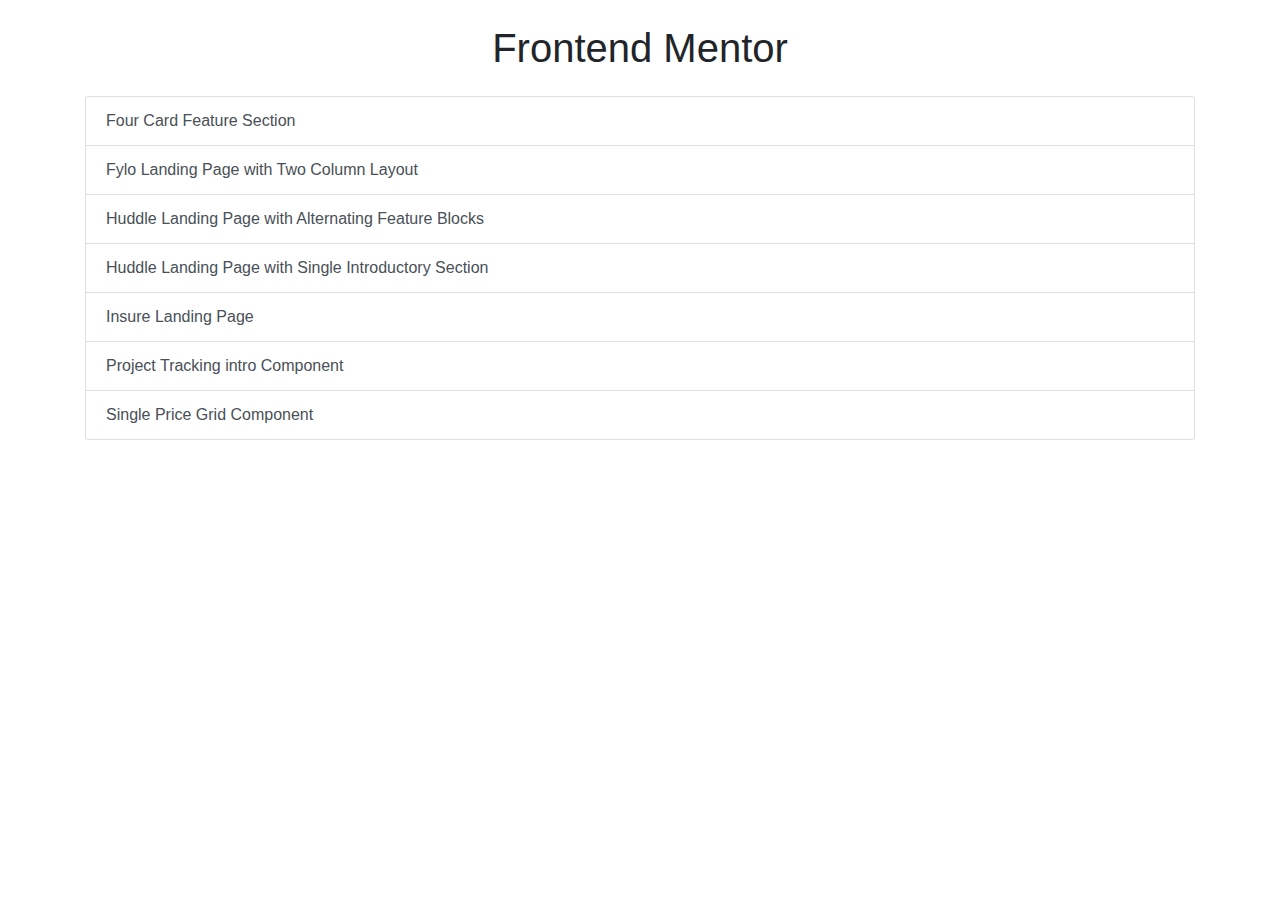
<file: index.html>
<!DOCTYPE html>
<html lang="en">
<head>
    <meta charset="UTF-8">
    <meta name="viewport" content="width=device-width, initial-scale=1.0">
    <title>Frontend Mentor</title>
    <link rel="stylesheet" href="https://stackpath.bootstrapcdn.com/bootstrap/4.4.1/css/bootstrap.min.css" integrity="sha384-Vkoo8x4CGsO3+Hhxv8T/Q5PaXtkKtu6ug5TOeNV6gBiFeWPGFN9MuhOf23Q9Ifjh" crossorigin="anonymous">
</head>
<body>
    <div class="container">
        <h1 class="text-center my-4">Frontend Mentor</h1>
        <div class="list-group">
            <a class="list-group-item list-group-item-action" href="four-card-feature-section/">Four Card Feature Section</a>
            <a class="list-group-item list-group-item-action" href="fylo-landing-page-with-two-column-layout/">Fylo Landing Page with Two Column Layout</a>
            <a class="list-group-item list-group-item-action" href="huddle-landing-page-with-alternating-feature-blocks/">Huddle Landing Page with Alternating Feature Blocks</a>
            <a class="list-group-item list-group-item-action" href="huddle-landing-page-with-single-introductory-section/">Huddle Landing Page with Single Introductory Section</a>
            <a class="list-group-item list-group-item-action" href="insure-landing-page/">Insure Landing Page</a>
            <a class="list-group-item list-group-item-action" href="project-tracking-intro-component/">Project Tracking intro Component</a>
            <a class="list-group-item list-group-item-action" href="single-price-grid-component/">Single Price Grid Component</a>
        </div>
    </div>
</body>
</html>
</file>
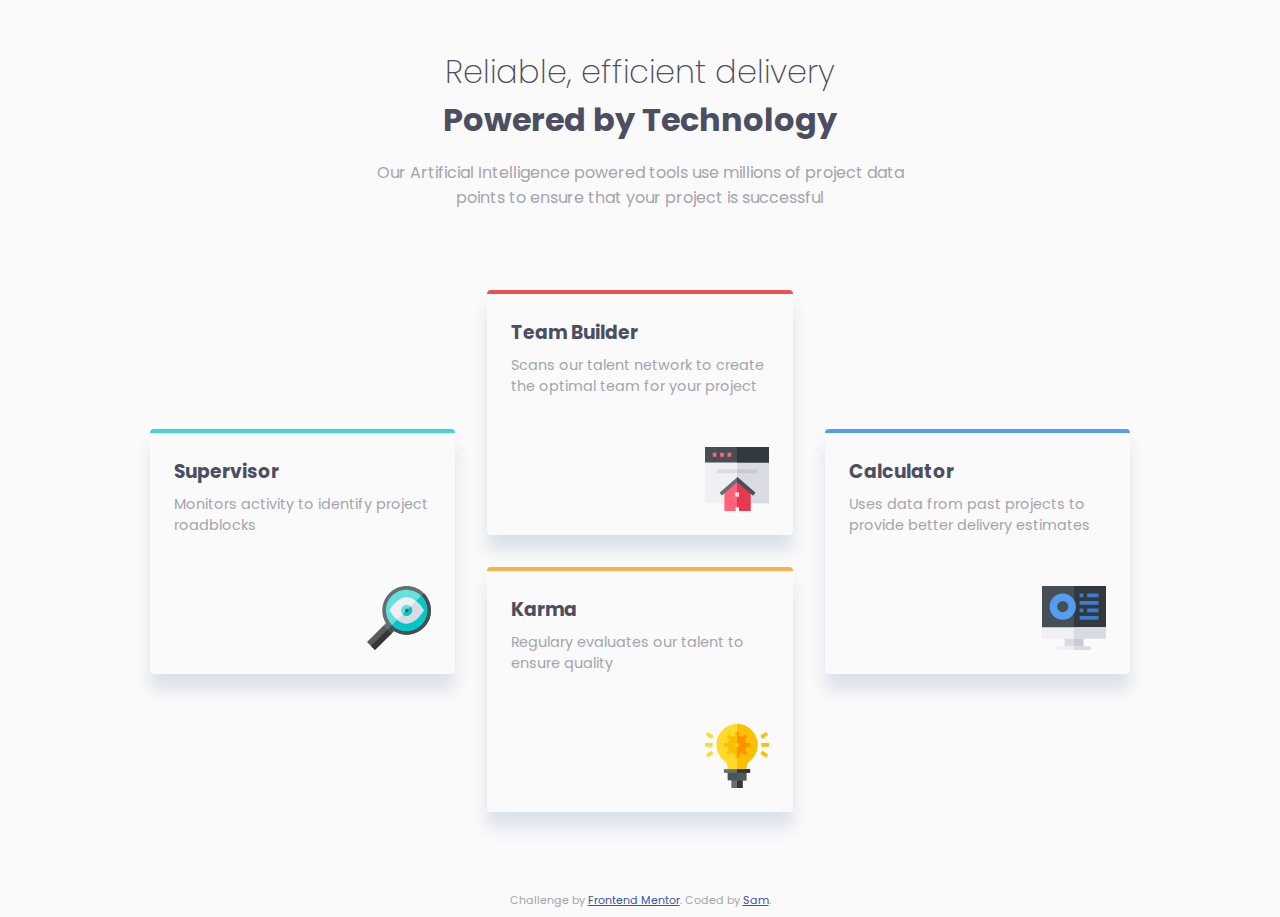
<file: four-card-feature-section-master/index.html>
<!DOCTYPE html>
<html lang="en">
<head>
  <meta charset="UTF-8">
  <meta name="viewport" content="width=device-width, initial-scale=1.0"> <!-- displays site properly based on user's device -->

  <link rel="icon" type="image/png" sizes="32x32" href="./images/favicon-32x32.png">
  
  <title>Frontend Mentor | Four card feature section</title>
  
  <link href="https://fonts.googleapis.com/css?family=Poppins:200,400,600&display=swap" rel="stylesheet">
  <link rel="stylesheet" href="styles/index.css">

  <!-- Feel free to remove these styles or customise in your own stylesheet 👍 -->
  <style>
    .attribution { font-size: 11px; text-align: center; }
    .attribution a { color: hsl(228, 45%, 44%); }
  </style>
</head>
<body>
  <div class="header">
    <h1>Reliable, efficient delivery</h1>
    <h2>Powered by Technology</h2>
    <p>Our Artificial Intelligence powered tools use millions of project data points to ensure that your project is successful</p>
  </div>

  <div class="row">
    <div class="column">
      <div class="card cyan">
        <h3>Supervisor</h3>
        <p>Monitors activity to identify project roadblocks</p>
        <img src="images/icon-supervisor.svg" alt="Supervisor Icon">
      </div>
    </div>

    <div class="column">
      <div class="card red">
        <h3>Team Builder</h3>
        <p>Scans our talent network to create the optimal team for your project</p>
        <img src="images/icon-team-builder.svg" alt="Team Builder Icon">
      </div>

      <div class="card orange">
        <h3>Karma</h3>
        <p>Regulary evaluates our talent to ensure quality</p>
        <img src="images/icon-karma.svg" alt="Karma Icon">
      </div>
    </div>

    <div class="column">
      <div class="card blue">
        <h3>Calculator</h3>
        <p>Uses data from past projects to provide better delivery estimates</p>
        <img src="images/icon-calculator.svg" alt="Calculator Icon">
      </div>
    </div>
  </div>
  <footer>
    <p class="attribution">
      Challenge by <a href="https://www.frontendmentor.io?ref=challenge" target="_blank">Frontend Mentor</a>. 
      Coded by <a href="https://github.com/wksam">Sam</a>.
    </p>
  </footer>
</body>
</html>
</file>
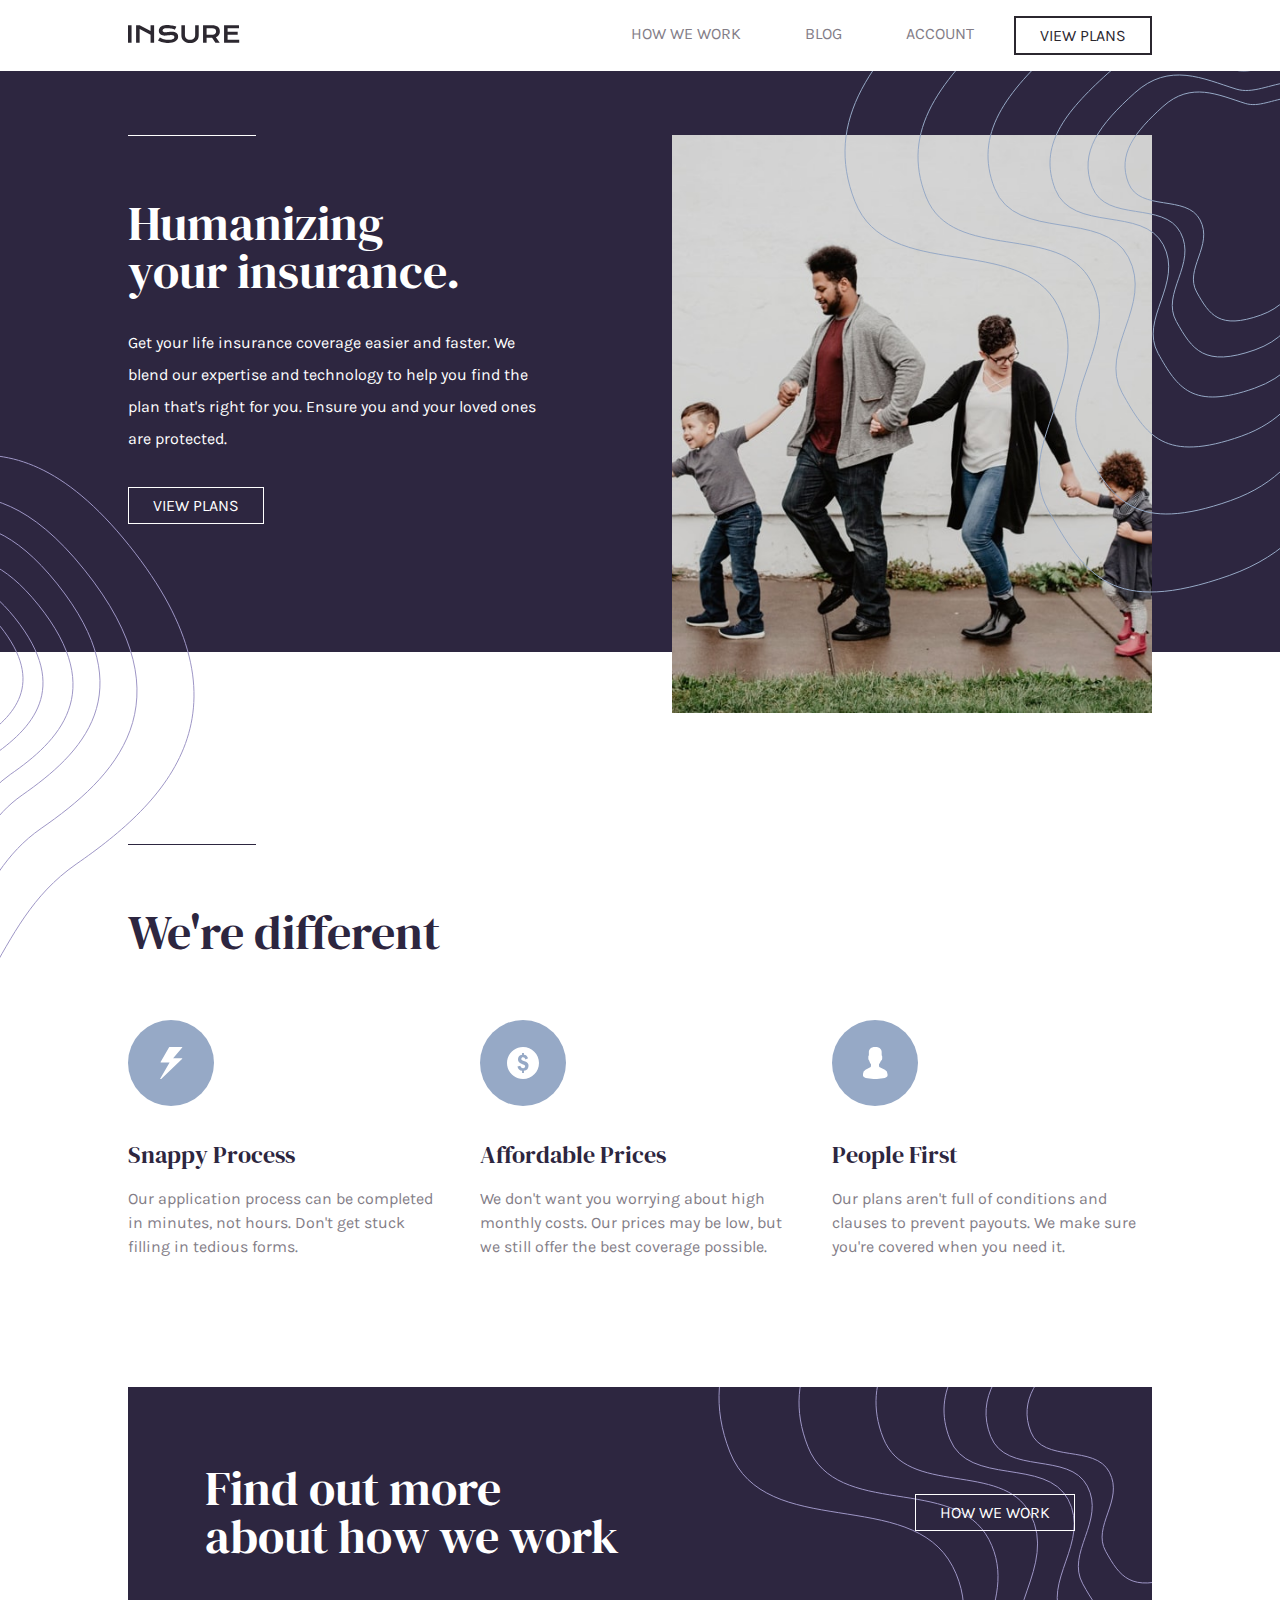
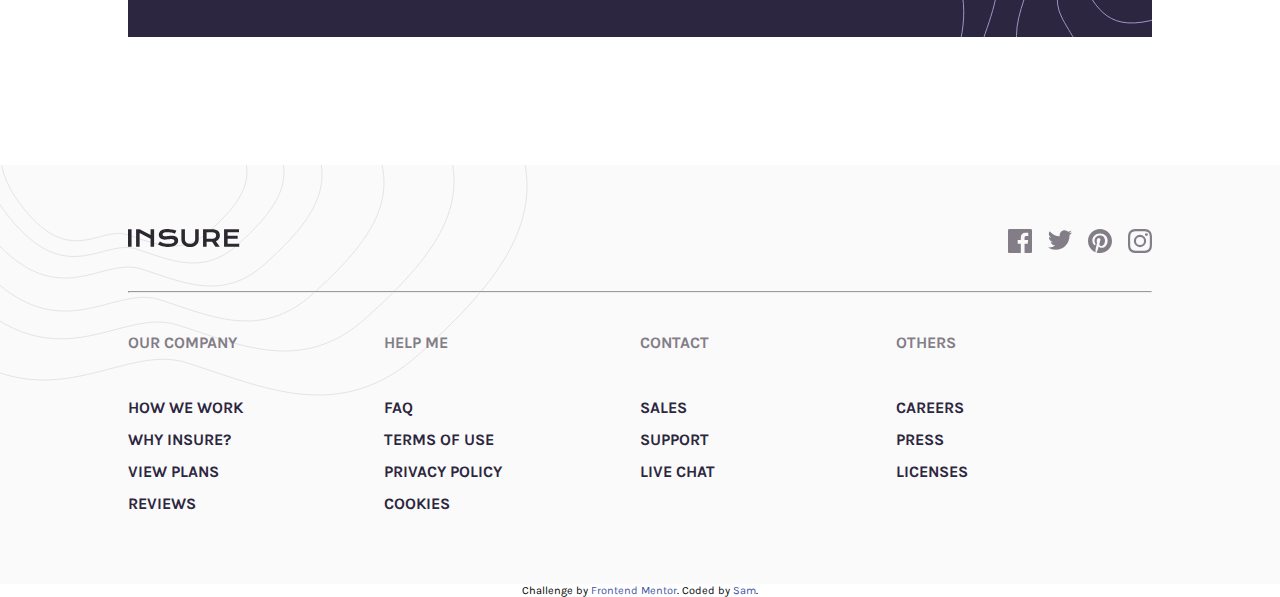
<file: insure-landing-page/index.html>
<!DOCTYPE html>
<html lang="en">
<head>
  <meta charset="UTF-8">
  <meta name="viewport" content="width=device-width, initial-scale=1.0"> <!-- displays site properly based on user's device -->

  <link rel="icon" type="image/png" sizes="32x32" href="./images/favicon-32x32.png">
  <title>Frontend Mentor | Insure landing page</title>

  <link href="https://fonts.googleapis.com/css?family=DM+Serif+Display|Karla:400,700&display=swap" rel="stylesheet">
  <link rel="stylesheet" href="./styles/css/style.css">

  <!-- Feel free to remove these styles or customise in your own stylesheet 👍 -->
  <style>
    .attribution { font-size: 11px; text-align: center; }
    .attribution a { color: hsl(228, 45%, 44%); }
  </style>
</head>
<body>
  <header>
    <nav class="navbar">
      <div>
        <img class="logo" src="./images/logo.svg" alt="Logo">
        <img class="hamburger visible-min" src="./images/icon-hamburger.svg" alt="Hamburger Icon" onclick="toggle(this)">
      </div>
      <ul class="menu">
        <li><a href="#">HOW WE WORK</a></li>
        <li><a href="#">BLOG</a></li>
        <li><a href="#">ACCOUNT</a></li>
        <li><a href="#">VIEW PLANS</a></li>
      </ul>
    </nav>
    <img class="outer" src="./images/image-intro-desktop.jpg" alt="Image Intro">
    <section>
      <div>
        <img class="inner" src="./images/image-intro-desktop.jpg" alt="Image Intro">
        <h1>Humanizing<br />your insurance.</h1>
        <p>Get your life insurance coverage easier and faster. We blend our expertise and technology to help you find the plan that's right for you. Ensure you and your loved ones are protected.</p>
        <a href="#">VIEW PLANS</a>
      </div>
    </section>
  </header>

  <section class="content">
    <h1>We're different</h1>
    <div class="row">
      <div class="col">
        <img src="./images/icon-snappy-process.svg" alt="Snappy Process Icon">
        <h2>Snappy Process</h2>
        <p>Our application process can be completed in minutes, not hours. Don't get stuck filling in tedious forms.</p>
      </div>
      <div class="col">
        <img src="./images/icon-affordable-prices.svg" alt="Affordable Prices Icon">
        <h2>Affordable Prices</h2>
        <p>We don't want you worrying about high monthly costs. Our prices may be low, but we still offer the best coverage possible.</p>
      </div>
      <div class="col">
        <img src="./images/icon-people-first.svg" alt="People First Icon">
        <h2>People First</h2>
        <p>Our plans aren't full of conditions and clauses to prevent payouts. We make sure you're covered when you need it.</p>
      </div>
    </div>
  </section>

  <section class="detail">
    <div>
      <h1>Find out more<br />about how we work</h1>
      <a href="#">HOW WE WORK</a>
    </div>
  </section>

  <footer>
    <div class="footer-logo">
      <img src="./images/logo.svg" alt="Logo">
      <ul class="social">
        <li><a href="#" id="facebook"><svg xmlns="http://www.w3.org/2000/svg" width="24" height="24"><path fill="#837D88" d="M22.675 0H1.325C.593 0 0 .593 0 1.325v21.351C0 23.407.593 24 1.325 24H12.82v-9.294H9.692v-3.622h3.128V8.413c0-3.1 1.893-4.788 4.659-4.788 1.325 0 2.463.099 2.795.143v3.24l-1.918.001c-1.504 0-1.795.715-1.795 1.763v2.313h3.587l-.467 3.622h-3.12V24h6.116c.73 0 1.323-.593 1.323-1.325V1.325C24 .593 23.407 0 22.675 0z"/></svg></a></li>
        <li><a href="#" id="twitter"><svg xmlns="http://www.w3.org/2000/svg" width="24" height="20"><path fill="#837D88" d="M24 2.557a9.83 9.83 0 01-2.828.775A4.932 4.932 0 0023.337.608a9.864 9.864 0 01-3.127 1.195A4.916 4.916 0 0016.616.248c-3.179 0-5.515 2.966-4.797 6.045A13.978 13.978 0 011.671 1.149a4.93 4.93 0 001.523 6.574 4.903 4.903 0 01-2.229-.616c-.054 2.281 1.581 4.415 3.949 4.89a4.935 4.935 0 01-2.224.084 4.928 4.928 0 004.6 3.419A9.9 9.9 0 010 17.54a13.94 13.94 0 007.548 2.212c9.142 0 14.307-7.721 13.995-14.646A10.025 10.025 0 0024 2.557z"/></svg></a></li>
        <li><a href="#" id="pinterest"><svg xmlns="http://www.w3.org/2000/svg" width="24" height="24"><path fill="#837D88" d="M12 0C5.373 0 0 5.372 0 12c0 5.084 3.163 9.426 7.627 11.174-.105-.949-.2-2.405.042-3.441.218-.937 1.407-5.965 1.407-5.965s-.359-.719-.359-1.782c0-1.668.967-2.914 2.171-2.914 1.023 0 1.518.769 1.518 1.69 0 1.029-.655 2.568-.994 3.995-.283 1.194.599 2.169 1.777 2.169 2.133 0 3.772-2.249 3.772-5.495 0-2.873-2.064-4.882-5.012-4.882-3.414 0-5.418 2.561-5.418 5.207 0 1.031.397 2.138.893 2.738a.36.36 0 01.083.345l-.333 1.36c-.053.22-.174.267-.402.161-1.499-.698-2.436-2.889-2.436-4.649 0-3.785 2.75-7.262 7.929-7.262 4.163 0 7.398 2.967 7.398 6.931 0 4.136-2.607 7.464-6.227 7.464-1.216 0-2.359-.631-2.75-1.378l-.748 2.853c-.271 1.043-1.002 2.35-1.492 3.146C9.57 23.812 10.763 24 12 24c6.627 0 12-5.373 12-12 0-6.628-5.373-12-12-12z"/></svg></a></li>
        <li><a href="#" id="instagram"><svg xmlns="http://www.w3.org/2000/svg" width="24" height="24"><path fill="#837D88" d="M12 2.163c3.204 0 3.584.012 4.85.07 3.252.148 4.771 1.691 4.919 4.919.058 1.265.069 1.645.069 4.849 0 3.205-.012 3.584-.069 4.849-.149 3.225-1.664 4.771-4.919 4.919-1.266.058-1.644.07-4.85.07-3.204 0-3.584-.012-4.849-.07-3.26-.149-4.771-1.699-4.919-4.92-.058-1.265-.07-1.644-.07-4.849 0-3.204.013-3.583.07-4.849.149-3.227 1.664-4.771 4.919-4.919 1.266-.057 1.645-.069 4.849-.069zM12 0C8.741 0 8.333.014 7.053.072 2.695.272.273 2.69.073 7.052.014 8.333 0 8.741 0 12c0 3.259.014 3.668.072 4.948.2 4.358 2.618 6.78 6.98 6.98C8.333 23.986 8.741 24 12 24c3.259 0 3.668-.014 4.948-.072 4.354-.2 6.782-2.618 6.979-6.98.059-1.28.073-1.689.073-4.948 0-3.259-.014-3.667-.072-4.947-.196-4.354-2.617-6.78-6.979-6.98C15.668.014 15.259 0 12 0zm0 5.838a6.162 6.162 0 100 12.324 6.162 6.162 0 000-12.324zM12 16a4 4 0 110-8 4 4 0 010 8zm6.406-11.845a1.44 1.44 0 100 2.881 1.44 1.44 0 000-2.881z"/></svg></a></li>
      </ul>
    </div>
    <hr>
    <div class="row">
      <div class="col">
        <h3>OUR COMPANY</h3>
        <ul>
          <li><a href="#">HOW WE WORK</a></li>
          <li><a href="#">WHY INSURE?</a></li>
          <li><a href="#">VIEW PLANS</a></li>
          <li><a href="#">REVIEWS</a></li>
        </ul>
      </div>

      <div class="col">
        <h3>HELP ME</h3>
        <ul>
          <li><a href="#">FAQ</a></li>
          <li><a href="#">TERMS OF USE</a></li>
          <li><a href="#">PRIVACY POLICY</a></li>
          <li><a href="#">COOKIES</a></li>
        </ul>
      </div>

      <div class="col">
        <h3>CONTACT</h3>
        <ul>
          <li><a href="#">SALES</a></li>
          <li><a href="#">SUPPORT</a></li>
          <li><a href="#">LIVE CHAT</a></li>
        </ul>
      </div>

      <div class="col">
        <h3>OTHERS</h3>
        <ul>
          <li><a href="#">CAREERS</a></li>
          <li><a href="#">PRESS</a></li>
          <li><a href="#">LICENSES</a></li>
        </ul>
      </div>
    </div>
  </footer>

  <div class="attribution">
    Challenge by <a href="https://www.frontendmentor.io?ref=challenge" target="_blank">Frontend Mentor</a>. 
    Coded by <a href="https://github.com/wksam/insure-landing-page">Sam</a>.
  </div>
  
  <script>
    function toggle(img) {
      var menu = document.getElementsByClassName("menu")[0];
      var nav = document.getElementsByTagName("nav")[0];
      var hamburger = document.getElementsByClassName("hamburger")[0];
      var path = window.location.protocol + "//" + window.location.host + pathName() + "/images/"
      if(menu.style.display == "") {
        menu.style.display = "none";
        nav.style.height = "";
        hamburger.src = path + "icon-hamburger.svg";
      } else {
        menu.style.display = "";
        nav.style.height = "100vh";
        hamburger.src = path + "icon-close.svg";
      }
    }

    function toggleMenu(screen) {
      var menu = document.getElementsByClassName("menu")[0];
      var nav = document.getElementsByTagName("nav")[0];
      var hamburger = document.getElementsByClassName("hamburger")[0];
      var path = window.location.protocol + "//" + window.location.host + pathName() + "/images/"
      if (screen.matches) {
        menu.style.display = "none";
        nav.style.height = "0vh";
        hamburger.src = path + "icon-hamburger.svg";
      } else {
        menu.style.display = "";
        nav.style.height = "";
        hamburger.src = path + "icon-hamburger.svg";
      }
    }

    function pathName() {
      var path = window.location.pathname.split("/");
      if(path[path.length - 1].match("index") != null) {
        path.pop();
      }
      return path.join([separador="/"]);
    }

    var screen = window.matchMedia("(max-width: 768px)");
    toggleMenu(screen);
    screen.addListener(toggleMenu);
  </script>
</body>
</html>
</file>
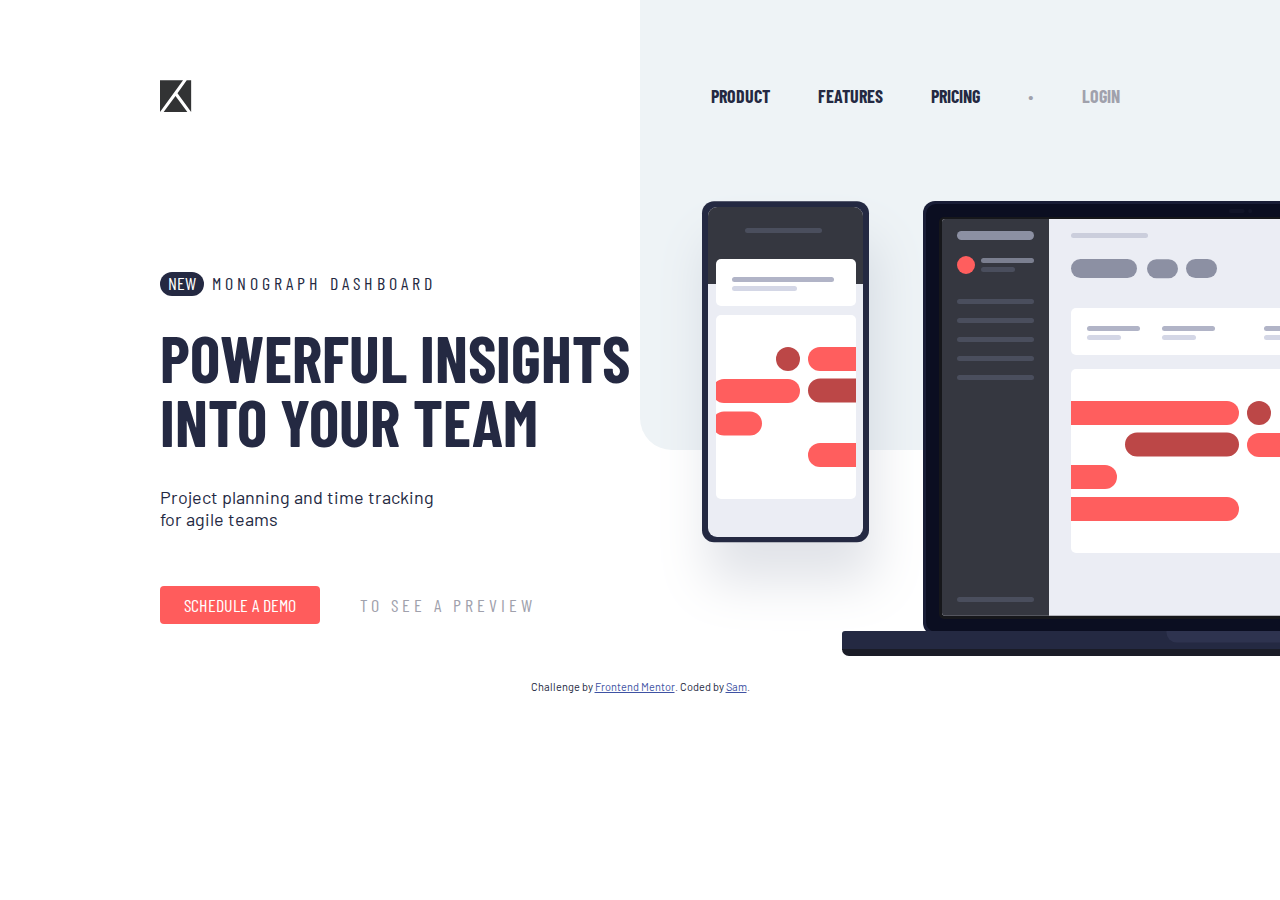
<file: project-tracking-intro-component/index.html>
<!DOCTYPE html>
<html lang="en">
<head>
  <meta charset="UTF-8">
  <meta name="viewport" content="width=device-width, initial-scale=1.0"> <!-- displays site properly based on user's device -->

  <link rel="icon" type="image/png" sizes="32x32" href="./images/favicon-32x32.png">
  
  <title>Frontend Mentor | Project tracking intro component</title>
  
  <link href="https://fonts.googleapis.com/css?family=Barlow|Barlow+Condensed:400,700&display=swap" rel="stylesheet">
  <link rel="stylesheet" href="./styles/css/index.css">

  <!-- Feel free to remove these styles or customise in your own stylesheet 👍 -->
  <style>
    .attribution { font-size: 11px; text-align: center; }
    .attribution a { color: hsl(228, 45%, 44%); }
  </style>
</head>
<body>
  <header>
    <img src="./images/logo.svg" alt="Logo Icon">
    <a id="menu" href="javascript:;">
      <img class="img" src="./images/icon-hamburger.svg" alt="Hamburger Icon">
    </a>
    <nav>
      <ul>
        <li><a href="#">PRODUCT</a></li>
        <li><a href="#">FEATURES</a></li>
        <li><a href="#">PRICING</a></li>
        <li>•</li>
        <li><a href="#">LOGIN</a></li>
      </ul>
    </nav>
  </header>
  <div class="container">
    <img class="img-device" src="./images/illustration-devices.svg" alt="Illustration Devices">
  </div>
  <section>
    <h6><span>NEW</span> MONOGRAPH DASHBOARD</h6>
    <h1>POWERFUL INSIGHTS<br/> INTO YOUR TEAM</h1>
    <p>Project planning and time tracking<br/> for agile teams</p>
    <div class="link">
      <a href="#" class="schedule">SCHEDULE A DEMO</a>
      <a href="#" class="preview">TO SEE A PREVIEW</a>
    </div>
  </section>
  <footer>
    <p class="attribution">
      Challenge by <a href="https://www.frontendmentor.io?ref=challenge" target="_blank">Frontend Mentor</a>. 
      Coded by <a href="https://github.com/wksam">Sam</a>.
    </p>
  </footer>
  <script>
    var menu = document.getElementById("menu");
    menu.onclick = showDropDown;

    function showDropDown() {
      var path = window.location.protocol + "//" + window.location.host + pathName();
      var img = this.firstElementChild;
      var nav = document.getElementsByTagName("nav")[0];
      if(img.src.includes("hamburger")) {
        img.src = path + "/images/icon-close.svg";
        nav.style.display = "initial";
      } else {
        img.src = path + "/images/icon-hamburger.svg";
        nav.style.display = "none";
      }
    }

    function pathName() {
      var path = window.location.pathname.split("/");
      if(path[path.length - 1].match("index") != null) {
        path.pop();
      }
      return path.join([separador="/"]);
    }

    function toggleMenu() {
      var path = window.location.protocol + "//" + window.location.host + pathName();
      var img = document.getElementById("menu").firstChild;
      var nav = document.getElementsByTagName("nav")[0];
      if(screen.matches) {
        img.src = path + "/images/icon-hamburger.svg";
        nav.style.display = "none";
      } else {
        img.src = path + "/images/icon-close.svg";
        nav.style.display = "initial";
      }
    }

    var screen = window.matchMedia("(max-width: 768px)");
    toggleMenu(screen);
    screen.addListener(toggleMenu);
  </script>
</body>
</html>
</file>
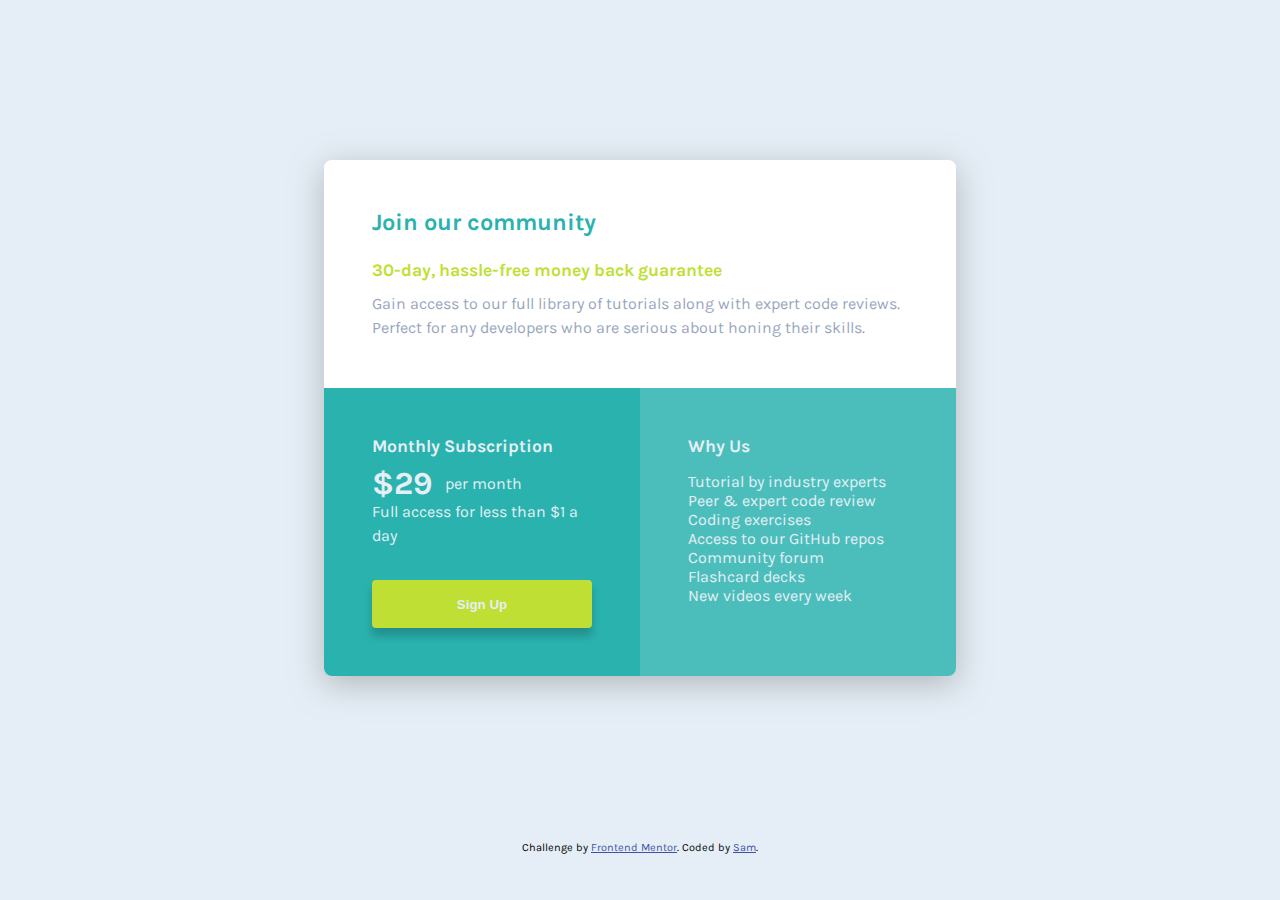
<file: single-price-grid-component/index.html>
<!DOCTYPE html>
<html lang="en">
<head>
  <meta charset="UTF-8">
  <meta name="viewport" content="width=device-width, initial-scale=1.0"> <!-- displays site properly based on user's device -->

  <link rel="icon" type="image/png" sizes="32x32" href="./images/favicon-32x32.png">
  
  <title>Frontend Mentor | Single Price Grid Component</title>
  
  <link href="https://fonts.googleapis.com/css?family=Karla:400,700&display=swap" rel="stylesheet">
  <link rel="stylesheet" href="styles/index.css">

  <!-- Feel free to remove these styles or customise in your own stylesheet 👍 -->
  <style>
    .attribution { font-size: 11px; text-align: center; }
    .attribution a { color: hsl(228, 45%, 44%); }
  </style>
</head>
<body>
  <div class="container">
    <div class="block-a">
      <h1>Join our community</h1>
      <h2>30-day, hassle-free money back guarantee</h2>
      <p>Gain access to our full library of tutorials along with expert code reviews.<br class="break" />
      Perfect for any developers who are serious about honing their skills.</p>
    </div>

    <div class="block-b">
      <h2>Monthly Subscription</h2>
      <p><strong>$29</strong> per month</p>
      <p>Full access for less than $1 a day</p>
      <button>Sign Up</button>
    </div>

    <div class="block-c">
      <h2>Why Us</h2>
      <ul>
        <li>Tutorial by industry experts</li>
        <li>Peer & expert code review</li>
        <li>Coding exercises</li>
        <li>Access to our GitHub repos</li>
        <li>Community forum</li>
        <li>Flashcard decks</li>
        <li>New videos every week</li>
      </ul>
    </div>
  </div>

  <footer>
    <p class="attribution">
      Challenge by <a href="https://www.frontendmentor.io?ref=challenge" target="_blank">Frontend Mentor</a>. 
      Coded by <a href="https://github.com/wksam">Sam</a>.
    </p>
  </footer>
</body>
</html>
</file>
<file: four-card-feature-section-master/styles/index.css>
body {
    font-family: Poppins, sans-serif;
    background-color: hsl(0, 0%, 98%);
}

h1, h2, h3 {
    margin: 0;
    color: hsl(234, 12%, 34%);
}

p {
    margin: 0;
    color: hsl(229, 6%, 66%);
}

footer {
    margin-top: 5rem;
}

/* Header */

.header {
    max-width: 36rem;
    text-align: center;
    margin: 3rem auto;
}

.header h1 {
    font-weight: 200;
}

.header h2 {
    font-size: 2rem;
}

.header p {
    margin: 1rem 0;
}

/* Primary Colors */
.red {
    border-top: 4px solid hsl(0, 78%, 62%);
}

.cyan {
    border-top: 4px solid hsl(180, 62%, 55%);
}

.orange {
    border-top: 4px solid hsl(34, 97%, 64%);
}

.blue {
    border-top: 4px solid hsl(212, 86%, 64%);
}

/* Cards */

.card {
    box-shadow: 0 16px 16px 0 hsl(217, 29%, 89%);
    border-radius: 4px;
    padding: 1.5rem;
    overflow: hidden;
    margin: 32px 16px 0;
}

.card p {
    font-size: 0.9rem;
    margin: 0.5rem 0;
}

img {
    float: right;
    margin-top: 42px;
}

/* Columns */

.row {
    display: flex;
    flex-direction: row;
    margin: 0 10%;
}

.column {
    display: flex;
    flex-direction: column;
    justify-content: center;
    flex: 1;
}

/* Media Queries */

@media screen and (max-width: 768px) {
    .header {
        max-width: 100%;
        margin: 16px;
    }

    .header h1, .header h2 {
        font-size: 1.5rem;
    }

    .row {
        display: block;
        margin: 0;
    }
}
</file>
<file: single-price-grid-component/styles/index.css>
body {
    font-size: 16px;
    font-family: 'Karla', sans-serif;
    background-color: hsl(206, 47%, 93%);
}

h1, h2, p, ul {
    margin: 0;
}

h2 {
    font-size: 1.1rem;
}

p {
    margin-top: 1rem;
    line-height: 1.5rem;
}

ul {
    list-style-type: none;
    padding: 0;
    margin-top: 1rem;
}

/* Style */

/** Block A **/
.block-a h1 {
    color: hsl(179, 62%, 43%);
    font-size: 1.475rem;
}

.block-a h2 {
    color: hsl(71, 73%, 54%);
    margin: 1.5rem 0 0.75rem;
}

.block-a p {
    color: hsl(218, 22%, 67%);
    margin-top: 0.25rem;
}

/** Block B **/

.block-b, .block-c {
    color: hsl(204, 43%, 93%);
}

.block-b p:first-of-type {
    display: flex;
    align-items: center;
}

.block-b p:last-of-type {
    margin-top: 0.25rem;
}

.block-b strong {
    font-size: 2rem;
    margin-right: 0.75rem;
}

button {
    background-color: hsl(71, 73%, 54%);
    border: none;
    border-radius: 0.25rem;
    width: 100%;
    height: 3rem;
    font-weight: 600;
    color: hsl(204, 43%, 93%);
    margin-top: 2rem;
    box-shadow: 0 8px 8px 0 hsla(0, 0%, 2%, 0.2);
}

/* Grid */

.block-a, .block-b, .block-c {
    padding: 3rem;
}

.block-a {
    grid-area: first;
    background-color: 	hsl(0, 0%, 100%);
    border-top-left-radius: 0.5rem;
    border-top-right-radius: 0.5rem;
}

.block-b {
    grid-area: second;
    background-color: hsl(179, 62%, 43%);
    border-bottom-left-radius: 0.5rem;
}

.block-c {
    grid-area: third;
    background-color: hsl(179, 47%, 52%);
    border-bottom-right-radius: 0.5rem;
}

.container {
    display: grid;
    grid-template-columns: 50% 50%;
    grid-template-rows: auto;
    grid-template-areas: 
        "first first"
        "second third";
    max-width: 50%;
    margin: 10rem auto;
    box-shadow: 0 8px 32px 0 hsla(0, 0%, 50%, 0.5);
    border-radius: 0.5rem;
}

@media screen and (max-width: 768px) {
    .container {
        grid-template-columns: 100%;
        grid-template-rows: auto;
        grid-template-areas: 
            "first"
            "second"
            "third";
        margin: 10rem auto;
        max-width: 95%;
    }

    .block-a, .block-b, .block-c {
        padding: 1.5rem;
    }

    .block-b {
        border-bottom-left-radius: 0;
    }

    .block-c {
        border-bottom-left-radius: 0.5rem;
    }

    .break {
        display: none;
    }
}
</file>
<file: insure-landing-page/styles/css/style.css>
/* http://meyerweb.com/eric/tools/css/reset/ 
   v2.0 | 20110126
   License: none (public domain)
*/
html, body, div, span, applet, object, iframe,
h1, h2, h3, h4, h5, h6, p, blockquote, pre,
a, abbr, acronym, address, big, cite, code,
del, dfn, em, img, ins, kbd, q, s, samp,
small, strike, strong, sub, sup, tt, var,
b, u, i, center,
dl, dt, dd, ol, ul, li,
fieldset, form, label, legend,
table, caption, tbody, tfoot, thead, tr, th, td,
article, aside, canvas, details, embed,
figure, figcaption, footer, header, hgroup,
menu, nav, output, ruby, section, summary,
time, mark, audio, video {
  margin: 0;
  padding: 0;
  border: 0;
  font-size: 100%;
  font: inherit;
  vertical-align: baseline;
}

/* HTML5 display-role reset for older browsers */
article, aside, details, figcaption, figure,
footer, header, hgroup, menu, nav, section {
  display: block;
}

body {
  line-height: 1;
}

ol, ul {
  list-style: none;
}

blockquote, q {
  quotes: none;
}

blockquote:before, blockquote:after,
q:before, q:after {
  content: "";
  content: none;
}

table {
  border-collapse: collapse;
  border-spacing: 0;
}

body {
  font: 400 1rem "Karla", sans-serif;
}

h1, h2 {
  font: 400 1rem "DM Serif Display", serif;
  color: #2d2640;
}
@media screen and (max-width: 768px) {
  h1, h2 {
    text-align: center;
  }
}

h1 {
  font-size: 3rem;
  line-height: 3rem;
}
@media screen and (max-width: 768px) {
  h1 {
    font-size: 2.75rem;
    line-height: 2.75rem;
  }
}

h2 {
  font-size: 1.5rem;
}

p {
  color: #2d2640;
}
@media screen and (max-width: 768px) {
  p {
    text-align: center;
  }
}

a {
  text-decoration: none;
  color: #2d2640;
}

@media screen and (max-width: 768px) {
  .visible-max {
    display: none;
  }
}

@media screen and (min-width: 769px) {
  .visible-min {
    display: none;
  }
}

header nav {
  position: relative;
  background-color: white;
  display: flex;
  justify-content: space-between;
  align-items: center;
  padding: 1rem 10vw;
  z-index: 10;
}
header nav .hamburger {
  float: right;
}
header nav ul li {
  float: left;
  margin-left: 1rem;
}
header nav ul li a {
  display: block;
  padding: 0.5rem 1.5rem;
  color: #837d87;
}
header nav ul li a:hover {
  color: #2b272f;
}
header nav ul li:last-child a {
  border: 2px solid #2b272f;
  color: #2b272f;
}
header nav ul li:last-child a:hover {
  background-color: #2b272f;
  color: white;
}
@media screen and (max-width: 768px) {
  header nav {
    flex-wrap: wrap;
    padding: 0;
    background-color: #2b272f;
    background-image: url("../../images/bg-pattern-mobile-nav.svg");
    background-repeat: no-repeat;
    background-position: bottom;
    background-size: 100vw;
    text-align: center;
  }
  header nav img {
    margin: 1rem;
  }
  header nav div {
    display: flex;
    justify-content: space-between;
    align-items: center;
    width: 100%;
    background-color: white;
  }
  header nav ul {
    flex: 0 0 100%;
    margin-bottom: 100vh;
  }
  header nav ul li {
    clear: both;
    width: calc(100% - (10vw * 2));
    margin: 1rem 10vw;
  }
  header nav ul li a {
    color: white;
  }
  header nav ul li a:hover {
    color: #837d87;
  }
  header nav ul li:last-child a {
    border: 2px solid white;
    color: white;
  }
  header nav ul li:last-child a:hover {
    background-color: white;
    color: #2d2640;
  }
}
header .outer {
  display: none;
}
@media screen and (max-width: 768px) {
  header .outer {
    display: block;
    width: 100%;
  }
}
header section {
  position: relative;
  background-color: #2d2640;
  padding: 10vw;
}
@media screen and (max-width: 768px) {
  header section {
    padding: 5rem 2rem;
  }
}
header section img {
  position: absolute;
  background-image: url("../../images/image-intro-desktop.jpg");
  background-repeat: no-repeat;
  height: 45.139vw;
  width: 37.5vw;
  top: 5vw;
  right: 10vw;
  z-index: 1;
}
@media screen and (max-width: 768px) {
  header section img {
    display: none;
  }
}
header section div {
  width: 40%;
}
@media screen and (max-width: 768px) {
  header section div {
    width: 100%;
    text-align: center;
  }
}
header section::before {
  content: "";
  position: absolute;
  background-image: url("../../images/bg-pattern-intro-right-desktop.svg");
  background-repeat: no-repeat;
  height: 593px;
  width: 436px;
  top: -71px;
  left: calc(100% - 436px);
  z-index: 2;
}
@media screen and (max-width: 768px) {
  header section::before {
    background-image: url("../../images/bg-pattern-intro-left-mobile.svg");
    height: 165px;
    width: 168px;
    top: 0;
    left: 0;
  }
}
header section::after {
  content: "";
  position: absolute;
  background-image: url("../../images/bg-pattern-intro-left-desktop.svg");
  background-repeat: no-repeat;
  height: 504px;
  width: 195px;
  top: 30vw;
  left: 0;
  z-index: 2;
}
@media screen and (max-width: 768px) {
  header section::after {
    background-image: url("../../images/bg-pattern-intro-right-mobile.svg");
    height: 330px;
    width: 124px;
    top: 22.5rem;
    left: calc(100% - 124px);
  }
}
header section h1 {
  position: relative;
  color: white;
}
header section h1::before {
  content: "";
  position: absolute;
  width: 10vw;
  height: 1px;
  background-color: white;
  top: -5vw;
  left: 0;
}
@media screen and (max-width: 768px) {
  header section h1::before {
    content: none;
  }
}
header section p {
  margin: 2rem 0;
  line-height: 2rem;
  color: white;
}
header section a {
  display: inline-block;
  border: 1px solid white;
  background-color: #2d2640;
  padding: 0.5rem 1.5rem;
  color: white;
}
header section a:hover {
  background-color: white;
  color: #2d2640;
  cursor: pointer;
}

.row {
  display: flex;
  flex-direction: row;
}
@media screen and (max-width: 768px) {
  .row {
    flex-direction: column;
  }
}

.col {
  display: flex;
  flex-direction: column;
  align-items: flex-start;
  flex: 1 1 0px;
}
@media screen and (max-width: 768px) {
  .col {
    align-items: center;
    margin: 2rem 0;
  }
}

.content {
  padding: 10vw;
}
@media screen and (max-width: 768px) {
  .content {
    padding: 5rem 2rem;
  }
}
.content h1 {
  position: relative;
  margin: 10vw 0 5vw;
}
.content h1::before {
  content: "";
  position: absolute;
  width: 10vw;
  height: 1px;
  background-color: #2d2640;
  top: -5vw;
  left: 0;
}
@media screen and (max-width: 768px) {
  .content h1::before {
    width: 50%;
    top: -10vw;
    right: 0;
    margin: auto;
  }
}
.content img {
  object-fit: contain;
  margin-bottom: 1rem;
}
.content h2 {
  margin: 1rem 0;
}
.content p {
  line-height: 1.5rem;
  color: #837d87;
}
.content .col:nth-child(2) {
  margin: 0 2rem;
}
@media screen and (max-width: 768px) {
  .content .col:nth-child(2) {
    margin: 2rem 0;
  }
}

.detail div {
  display: inline-flex;
  margin: 0 10vw 10vw;
  padding: 77px;
  background-color: #2d2640;
  width: calc(calc(100% - (10vw * 2)) - (77px * 2));
  justify-content: space-between;
  align-items: center;
  background-image: url("../../images/bg-pattern-how-we-work-desktop.svg");
  background-repeat: no-repeat;
  background-position-x: 100%;
}
@media screen and (max-width: 768px) {
  .detail div {
    display: block;
    margin: 0 2rem 5rem;
    padding: 5rem 2rem;
    width: auto;
    text-align: center;
    background-image: url("../../images/bg-pattern-how-we-work-mobile.svg");
  }
}
.detail h1 {
  color: white;
}
@media screen and (max-width: 768px) {
  .detail h1 {
    font-size: 2rem;
    line-height: 2rem;
    margin-bottom: 3rem;
  }
}
.detail a {
  border: 1px solid white;
  background-color: transparent;
  padding: 0.5rem 1.5rem;
  color: white;
}
.detail a:hover {
  background-color: white;
  color: #2d2640;
  cursor: pointer;
}

footer {
  background-color: #fafafa;
  padding: 5vw 10vw;
  background-image: url("../../images/bg-pattern-footer-desktop.svg");
  background-repeat: no-repeat;
}
@media screen and (max-width: 768px) {
  footer {
    background-image: url("../../images/bg-pattern-footer-mobile.svg");
  }
}
@media screen and (max-width: 768px) {
  footer .footer-logo {
    display: flex;
    flex-direction: column;
    align-items: center;
    margin: 5rem 0 0;
  }
}
footer .footer-logo .social {
  float: right;
}
footer .footer-logo .social li {
  float: left;
  margin-left: 1rem;
}
@media screen and (max-width: 768px) {
  footer .footer-logo .social li {
    margin: 2rem 0.5rem 1rem;
  }
}
footer .footer-logo .social li svg:hover path {
  fill: black;
}
footer hr {
  margin: 2.5rem 0;
}
@media screen and (max-width: 768px) {
  footer hr {
    margin: 0;
  }
}
footer h3 {
  color: #837d87;
  margin-bottom: 2.5rem;
  font-weight: 700;
}
footer li {
  line-height: 2rem;
  font-weight: 700;
}
@media screen and (max-width: 768px) {
  footer li {
    text-align: center;
  }
}
footer li a:hover {
  text-decoration: underline;
}

/*# sourceMappingURL=style.css.map */
</file>
<file: project-tracking-intro-component/styles/css/index.css>
/* http://meyerweb.com/eric/tools/css/reset/ 
   v2.0 | 20110126
   License: none (public domain)
*/
html,
body,
div,
span,
applet,
object,
iframe,
h1,
h2,
h3,
h4,
h5,
h6,
p,
blockquote,
pre,
a,
abbr,
acronym,
address,
big,
cite,
code,
del,
dfn,
em,
img,
ins,
kbd,
q,
s,
samp,
small,
strike,
strong,
sub,
sup,
tt,
var,
b,
u,
i,
center,
dl,
dt,
dd,
ol,
ul,
li,
fieldset,
form,
label,
legend,
table,
caption,
tbody,
tfoot,
thead,
tr,
th,
td,
article,
aside,
canvas,
details,
embed,
figure,
figcaption,
footer,
header,
hgroup,
menu,
nav,
output,
ruby,
section,
summary,
time,
mark,
audio,
video {
  margin: 0;
  padding: 0;
  border: 0;
  font-size: 100%;
  font: inherit;
  vertical-align: baseline;
}
/* HTML5 display-role reset for older browsers */
article,
aside,
details,
figcaption,
figure,
footer,
header,
hgroup,
menu,
nav,
section {
  display: block;
}
body {
  line-height: 1;
}
ol,
ul {
  list-style: none;
}
blockquote,
q {
  quotes: none;
}
blockquote:before,
blockquote:after,
q:before,
q:after {
  content: '';
  content: none;
}
table {
  border-collapse: collapse;
  border-spacing: 0;
}
body {
  font: 400 1.125rem 'Barlow', sans-serif;
  margin: 5rem 10rem;
  color: hsl(230, 29%, 20%);
}
@media (max-width: 768px) {
  body {
    margin: 2rem;
  }
}
body::before {
  content: "";
  position: absolute;
  background-color: hsl(207, 33%, 95%);
  width: 50vw;
  height: 50vh;
  top: 0;
  right: 0rem;
  z-index: -1;
  border-radius: 0 0 0 2rem;
}
a {
  color: hsl(230, 29%, 20%);
}
#menu {
  display: none;
}
@media (max-width: 768px) {
  #menu {
    display: block;
  }
}
header {
  display: flex;
  justify-content: space-between;
  align-items: center;
  position: relative;
}
@media (max-width: 768px) {
  header {
    flex-wrap: wrap;
  }
}
@media (max-width: 768px) {
  header nav {
    display: none;
    position: absolute;
    top: 2rem;
    z-index: 1;
  }
}
header nav ul {
  display: flex;
}
@media (max-width: 768px) {
  header nav ul {
    flex: 0 0 100%;
    flex-wrap: wrap;
    text-align: center;
    background-color: white;
    box-shadow: 0 8px 16px 0 hsla(0, 0%, 0%, 0.2);
    margin-top: 2rem;
  }
  header nav ul :nth-child(4) {
    display: none;
  }
}
header nav ul li {
  margin-left: 3rem;
  color: hsl(231, 7%, 65%);
}
@media (max-width: 768px) {
  header nav ul li {
    padding: 1rem 5vw;
    width: calc(100% - (10vw * 2));
    margin: 0 5vw;
  }
}
header nav ul li a {
  font: 700 1.125rem 'Barlow Condensed', sans-serif;
  text-decoration: none;
  color: hsl(230, 29%, 20%);
}
header nav ul li a:hover {
  text-decoration: underline;
}
@media (max-width: 768px) {
  header nav ul li:last-child {
    border-top: 1px solid hsl(231, 7%, 65%);
  }
}
header nav ul li:last-child a {
  color: hsl(231, 7%, 65%);
}
.container {
  position: relative;
}
.container .img-device {
  position: absolute;
  width: 48.611vw;
  height: 464px;
  object-fit: cover;
  object-position: left;
  right: -10rem;
  top: 5rem;
  z-index: -1;
}
@media (max-width: 768px) {
  .container .img-device {
    width: 343px;
    height: 232px;
    top: 0;
    right: -2rem;
    margin-top: 2rem;
  }
}
section {
  margin-top: 10rem;
}
@media (max-width: 768px) {
  section {
    margin-top: 20rem;
  }
}
section h6 {
  font: 400 1.125rem 'Barlow Condensed', sans-serif;
  letter-spacing: 0.25rem;
}
section h6 span {
  background-color: hsl(230, 29%, 20%);
  color: white;
  border-radius: 2rem;
  padding: 0 0.5rem 0.125rem;
  letter-spacing: normal;
}
section h1 {
  font: 700 4rem 'Barlow Condensed', sans-serif;
  line-height: 4rem;
  margin: 2rem 0;
}
@media (max-width: 768px) {
  section h1 {
    font-size: 2.5rem;
    line-height: 2.5rem;
    margin: 1rem 0;
  }
}
section .link {
  margin: 4rem 0;
}
@media (max-width: 768px) {
  section .link {
    margin: 2rem 0;
  }
}
.schedule {
  background-color: hsl(0, 100%, 68%);
  font: 400 1.125rem 'Barlow Condensed', sans-serif;
  color: white;
  text-decoration: none;
  padding: 0.5rem 1.5rem;
  border-radius: 4px;
  margin-right: 20px;
}
@media (max-width: 768px) {
  .schedule {
    font-size: 1rem;
    margin-right: 0;
  }
}
.schedule:hover {
  background-color: hsl(0, 100%, 78%);
}
.preview {
  font: 400 1.125rem 'Barlow Condensed', sans-serif;
  color: hsl(231, 7%, 65%);
  text-decoration: none;
  letter-spacing: 0.25rem;
  padding: 0.5rem 1rem;
}
@media (max-width: 768px) {
  .preview {
    font-size: 1rem;
    letter-spacing: 0.1rem;
  }
}
</file>
